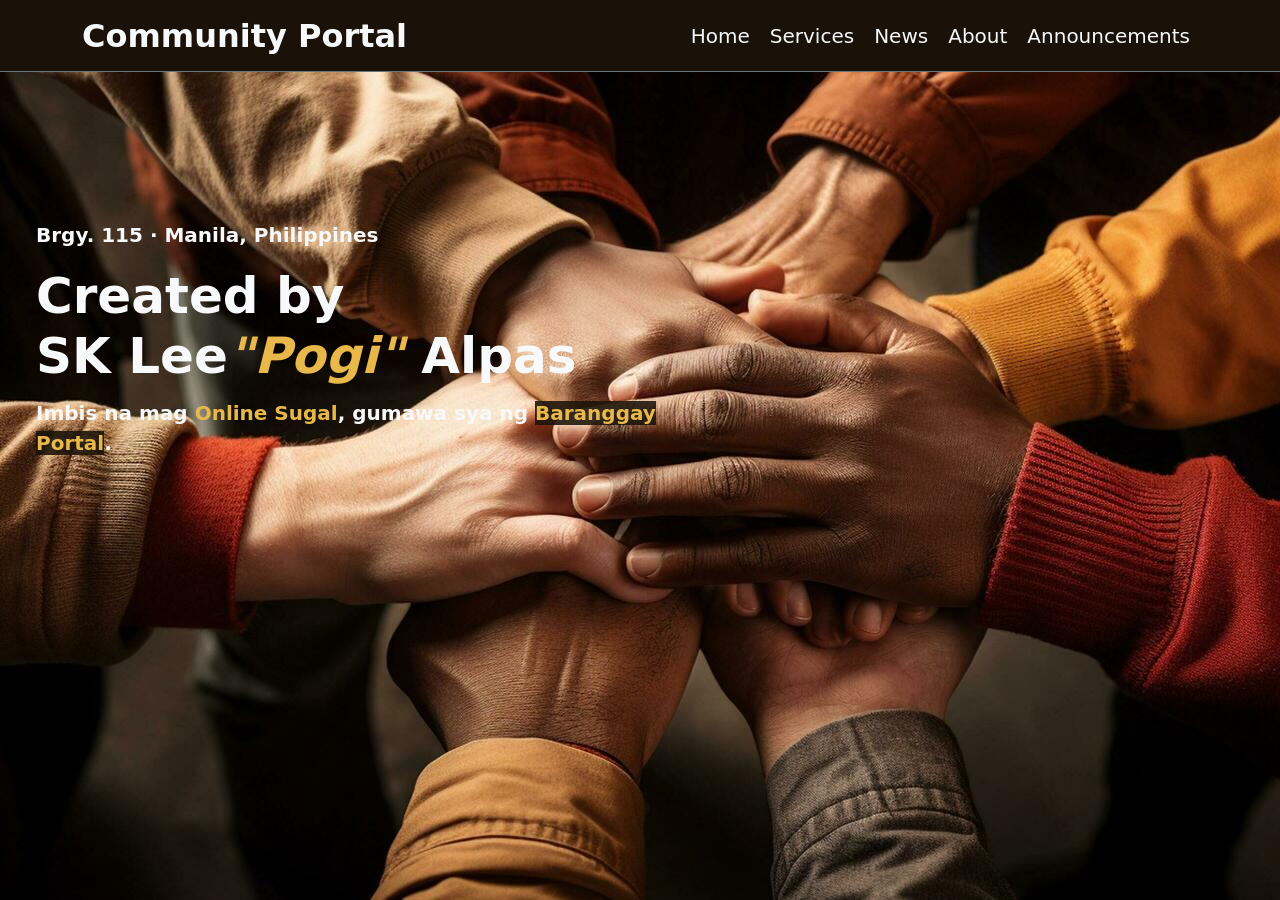
<file: index.html>
<!doctype html>
<html lang="en">

<head>
  <meta charset="UTF-8" />
  <meta name="viewport" content="width=device-width, initial-scale=1.0" />

  <title>Home</title>
  <style>
    body {
      background-image: url('Images/unity.jpg');
    }

    .navbar {
      height: 72px;
      position: sticky; top: 0; z-index: 1000;
      background-color: #1a1208 !important
    }
  </style>
  <!-- Bootstrap CSS -->
  <link href="https://cdn.jsdelivr.net/npm/bootstrap@5.3.3/dist/css/bootstrap.min.css" rel="stylesheet" />
  <!-- Custom CSS -->

</head>

<body>
  <!-- Navbar -->
  <nav class="navbar navbar-expand-lg navbar-dark border-bottom border-secondary">
    <div class="container">
      <a class="navbar-brand text-info text-light fw-bold fs-2" href="#">Community Portal</a>

      <!-- Navbar Toggle -->
      <button class="navbar-toggler" type="button" data-bs-toggle="collapse" data-bs-target="#mainNav">
        <span class="navbar-toggler-icon"></span>
      </button>

      <!-- Navbar Links -->
      <div class="collapse navbar-collapse justify-content-end" id="mainNav">
        <ul class="navbar-nav gap-1 fs-5">
          <li class="nav-item"><a class="nav-link text-light" href="index.html">Home</a></li>
          <li class="nav-item"><a class="nav-link text-light" href="rsf.html">Services</a></li>
          <li class="nav-item"><a class="nav-link text-light" href="newspage.html">News</a></li>
          <li class="nav-item"><a class="nav-link text-light" href="about.html">About</a></li>
          <li class="nav-item"><a class="nav-link text-light" href="announcements.html">Announcements</a></li>
        </ul>
      </div>
  </nav>

  <!-- Hero -->
  <div class="row align-items-center text-shadow" style="padding-top: 100px;">
    <div class="p-5 col-lg-7 ">
      <p class="text-light fw-semibold" style="font-size: 20px">Brgy. 115 · Manila, Philippines</p>
      <h1 class="text-light fw-bold" style="font-size: 50px">Created by<br>SK Lee<em style="color: #e8b84b;">"Pogi"</em>
        Alpas</h1>
      <p class="fw-semibold pt-1 text-light" style="font-size: 20px">Imbis na mag <b style="color: #e8b84b;">Online
          Sugal</b>, gumawa sya ng <b style="color: #e8b84b; background-color: #1a1208de;">Baranggay Portal</b>.</p>
    </div>

    <!-- Bootstrap JS -->
    <script src="https://cdn.jsdelivr.net/npm/bootstrap@5.3.3/dist/js/bootstrap.bundle.min.js"></script>
</body>

</html>
</file>
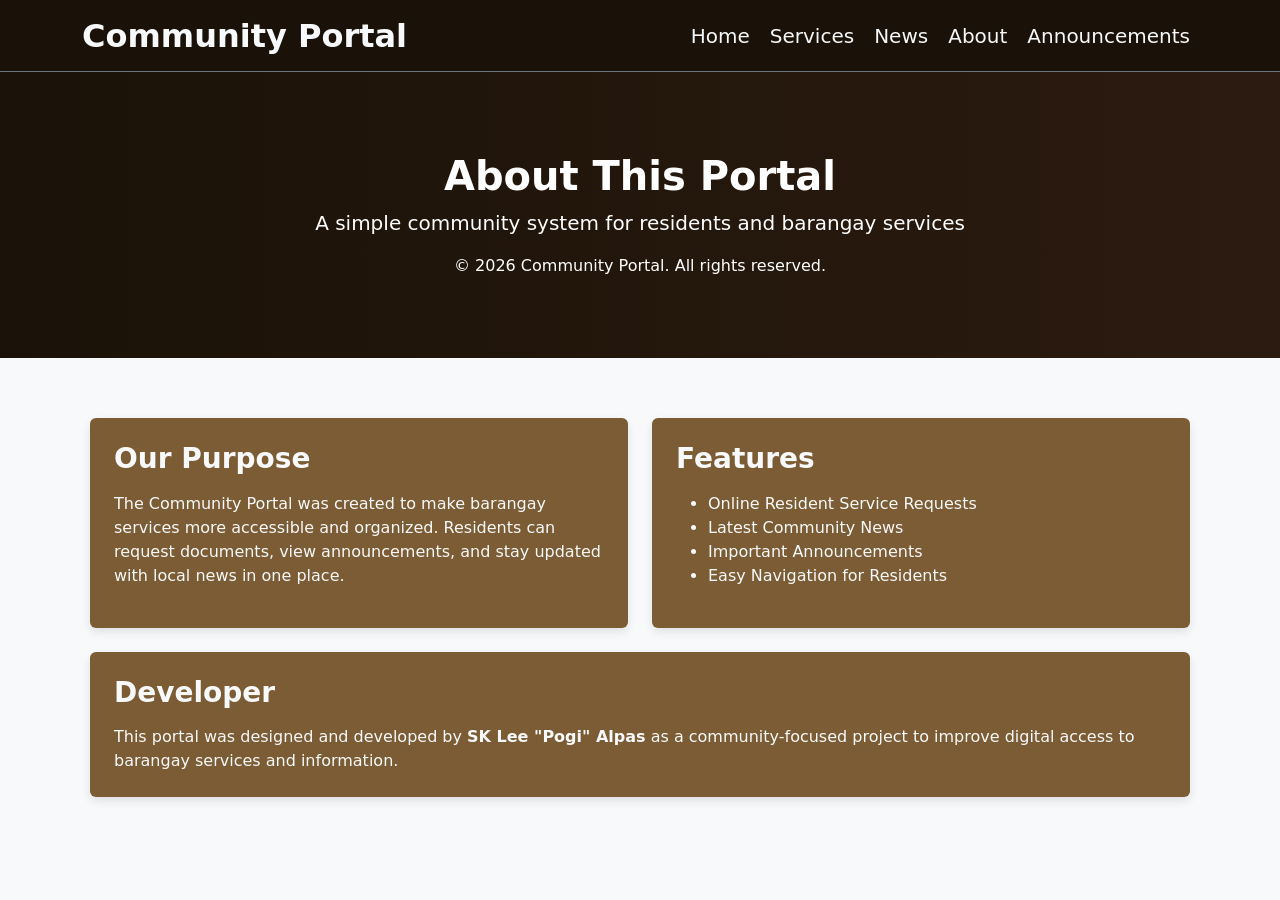
<file: about.html>
<!doctype html>
<html lang="en">

<head>
  <meta charset="UTF-8" />
  <meta name="viewport" content="width=device-width, initial-scale=1.0" />

  <title>About</title>

  <!-- Bootstrap CSS -->
  <link href="https://cdn.jsdelivr.net/npm/bootstrap@5.3.3/dist/css/bootstrap.min.css" rel="stylesheet" />

  <!-- Custom CSS -->
  <link rel="stylesheet" href="style.css" />

  <style>
    body {
      background-color: #f8f9fa;
    }

    .about-hero {
      padding: 80px 20px;
      background: linear-gradient(to right, #1a1208, #2c1b10);
      color: white;
      text-align: center;
    }

    .about-section {
      padding: 60px 20px;
    }

    .card {
      border: none;
      box-shadow: 0 4px 10px rgba(0,0,0,0.1);
    }
  </style>
</head>

<body>

  <!-- Navbar -->
  <nav class="navbar navbar-expand-lg navbar-dark border-bottom border-secondary" style="background-color:#1a1208;">
    <div class="container">
      <a class="navbar-brand text-light fw-bold fs-2" href="#">Community Portal</a>

      <button class="navbar-toggler" type="button" data-bs-toggle="collapse" data-bs-target="#mainNav">
        <span class="navbar-toggler-icon"></span>
      </button>

      <div class="collapse navbar-collapse justify-content-end" id="mainNav">
        <ul class="navbar-nav gap-1 fs-5">
          <li class="nav-item"><a class="nav-link text-light" href="index.html">Home</a></li>
          <li class="nav-item"><a class="nav-link text-light" href="rsf.html">Services</a></li>
          <li class="nav-item"><a class="nav-link text-light" href="newspage.html">News</a></li>
          <li class="nav-item"><a class="nav-link text-light" href="about.html">About</a></li>
          <li class="nav-item"><a class="nav-link text-light" href="announcements.html">Announcements</a></li>
        </ul>
      </div>
    </div>
  </nav>

  <!-- Hero Section -->
  <div class="about-hero">
    <h1 class="fw-bold">About This Portal</h1>
    <p class="lead">A simple community system for residents and barangay services</p>
    <p class="mb-0">© 2026 Community Portal. All rights reserved.</p>
  </div>

  <!-- Content Section -->
  <div class="container about-section">

    <div class="row g-4">

      <div class="col-md-6">
        <div class="card p-4 h-100 text-light">
          <h3 class="fw-bold mb-3">Our Purpose</h3>
          <p>
            The Community Portal was created to make barangay services more accessible and organized.
            Residents can request documents, view announcements, and stay updated with local news in one place.
          </p>
        </div>
      </div>

      <div class="col-md-6">
        <div class="card p-4 h-100 text-light">
          <h3 class="fw-bold mb-3">Features</h3>
          <ul>
            <li>Online Resident Service Requests</li>
            <li>Latest Community News</li>
            <li>Important Announcements</li>
            <li>Easy Navigation for Residents</li>
          </ul>
        </div>
      </div>

      <div class="col-md-12">
        <div class="card p-4 text-light">
          <h3 class="fw-bold mb-3">Developer</h3>
          <p class="mb-0">
            This portal was designed and developed by <b>SK Lee "Pogi" Alpas</b> as a community-focused project
            to improve digital access to barangay services and information.
          </p>
        </div>
      </div>

    </div>
  </div>

  <!-- Bootstrap JS -->
  <script src="https://cdn.jsdelivr.net/npm/bootstrap@5.3.3/dist/js/bootstrap.bundle.min.js"></script>
</body>

</html>
</file>
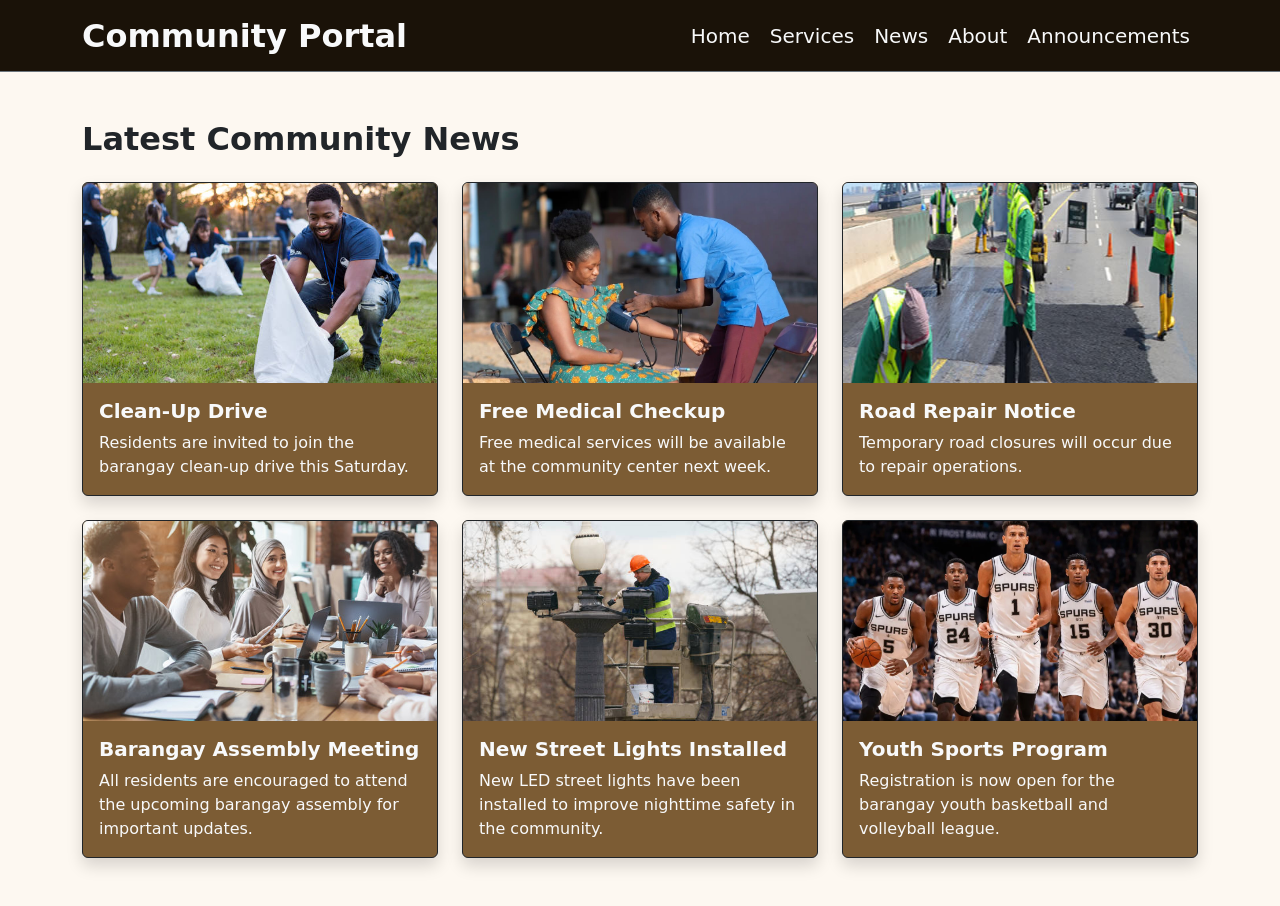
<file: newspage.html>
<!doctype html>
<html lang="en">

<head>
  <meta charset="UTF-8" />
  <meta name="viewport" content="width=device-width, initial-scale=1.0" />

  <title>Baranggay News</title>

  <!-- Bootstrap CSS -->
  <link href="https://cdn.jsdelivr.net/npm/bootstrap@5.3.3/dist/css/bootstrap.min.css" rel="stylesheet" />

  <!-- Custom CSS -->
  <link rel="stylesheet" href="style.css" />
</head>

<body class="text-light">
  <!-- Navbar -->
  <nav class="navbar navbar-expand-lg navbar-dark border-bottom border-secondary">
    <div class="container">
      <a class="navbar-brand text-info text-light fw-bold fs-2" href="#">Community Portal</a>

      <!-- Navbar Toggle -->
      <button class="navbar-toggler" type="button" data-bs-toggle="collapse" data-bs-target="#mainNav">
        <span class="navbar-toggler-icon"></span>
      </button>

      <!-- Navbar Links -->
      <div class="collapse navbar-collapse justify-content-end" id="mainNav">
        <ul class="navbar-nav gap-1 fs-5">
          <li class="nav-item"><a class="nav-link text-light" href="index.html">Home</a></li>
          <li class="nav-item"><a class="nav-link text-light" href="rsf.html">Services</a></li>
          <li class="nav-item"><a class="nav-link text-light" href="newspage.html">News</a></li>
          <li class="nav-item"><a class="nav-link text-light" href="about.html">About</a></li>
          <li class="nav-item"><a class="nav-link text-light" href="announcements.html">Announcements</a></li>
        </ul>
      </div>
  </nav>

  <div class="container my-5">
    <!-- News Feed -->
    <h2 class="mb-4 text-dark fw-bold">Latest Community News</h2>

    <div class="row g-4">
      
      <!-- Card 1 -->
      <div class="col-md-4">
        <div class="card h-100 shadow text-light border-dark card-hover-effect">
          <img src="Images/Cleanup.jpg" class="card-img-top" alt="News" />
          <div class="card-body">
            <h5 class="card-title fw-bold">Clean-Up Drive</h5>
            <p class="card-text">
              Residents are invited to join the barangay clean-up drive this
              Saturday.
            </p>
          </div>
        </div>
      </div>

      <!-- Card 2 -->
      <div class="col-md-4">
        <div class="card h-100 shadow text-light border-dark card-hover-effect">
          <img src="Images/Medical.jpg" class="card-img-top" alt="News" />
          <div class="card-body">
            <h5 class="card-title fw-bold">Free Medical Checkup</h5>
            <p class="card-text">
              Free medical services will be available at the community center
              next week.
            </p>
          </div>
        </div>
      </div>

      <!-- Card 3 -->
      <div class="col-md-4">
        <div class="card h-100 shadow text-light border-dark card-hover-effect">
          <img src="Images/RoadRepair.jpg" class="card-img-top" alt="News" />
          <div class="card-body">
            <h5 class="card-title fw-bold">Road Repair Notice</h5>
            <p class="card-text">
              Temporary road closures will occur due to repair operations.
            </p>
          </div>
        </div>
      </div>

      <!-- Card 4 -->
    <div class="col-md-4">
      <div class="card h-100 shadow text-light border-dark card-hover-effect">
        <img src="Images/meeting.jpg" class="card-img-top" alt="News" />
        <div class="card-body">
          <h5 class="card-title fw-bold">Barangay Assembly Meeting</h5>
          <p class="card-text">
            All residents are encouraged to attend the upcoming barangay assembly for important updates.
          </p>
        </div>
      </div>
    </div>

    <!-- Card 5 -->
    <div class="col-md-4">
      <div class="card h-100 shadow text-light border-dark card-hover-effect">
        <img src="Images/Streetlights.jpg" class="card-img-top" alt="News" />
        <div class="card-body">
          <h5 class="card-title fw-bold">New Street Lights Installed</h5>
          <p class="card-text">
            New LED street lights have been installed to improve nighttime safety in the community.
          </p>
        </div>
      </div>
    </div>

    <!-- Card 6 -->
    <div class="col-md-4">
      <div class="card h-100 shadow text-light border-dark card-hover-effect">
        <img src="Images/nba.png" class="card-img-top" alt="News" />
        <div class="card-body">
          <h5 class="card-title fw-bold">Youth Sports Program</h5>
          <p class="card-text">
            Registration is now open for the barangay youth basketball and volleyball league.
          </p>
        </div>
      </div>
    </div>

    </div>

  <!-- Bootstrap JS -->
  <script src="https://cdn.jsdelivr.net/npm/bootstrap@5.3.3/dist/js/bootstrap.bundle.min.js"></script>
</body>

</html>
</file>
<file: style.css>
body {
  background: #fdf8f1;
}

.navbar {
  height: 72px;
  position: sticky; top: 0; z-index: 1000;
  background-color: #1a1208 !important
}

.card img {
  height: 200px;
  object-fit: cover;
}
.card {
  background-color: #7c5c34;
}

.card-hover-effect {
    transition: transform 0.25s cubic-bezier(0.16, 1, 0.3, 1), box-shadow 0.25s ease, border-color 0.25s ease;
    border: 1px solid transparent;
}
.card-hover-effect:hover {
    transform: translateY(-5px);
    box-shadow: 0 1.25rem 3rem rgba(15, 23, 42, 0.07) !important;
    border-color: #cbd5e1;
}

h2 {
  color: #0d6efd;
}

form {
  background: white;
  padding: 25px;
  border-radius: 10px;
  box-shadow: 0 2px 10px rgba(0, 0, 0, 0.1);
}

.text-shadow {
    text-shadow: 2px 2px 8px black;
}
</file>
